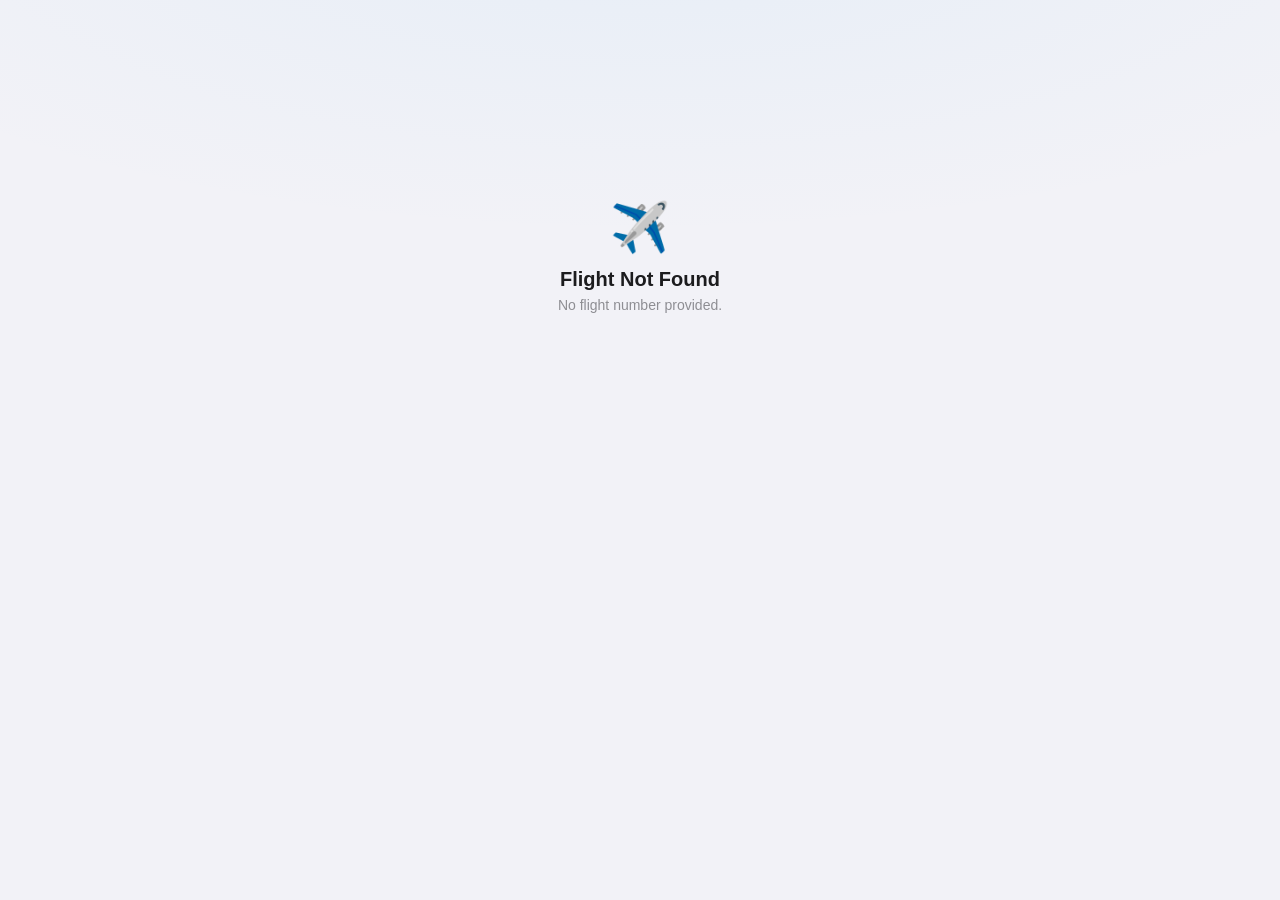
<file: webapp/index.html>
<!DOCTYPE html>
<html lang="en">
<head>
  <meta charset="UTF-8">
  <meta name="viewport" content="width=device-width, initial-scale=1.0, user-scalable=no">
  <title>Flight Tracker</title>
  <link rel="icon" type="image/svg+xml" href="favicon.svg">
  <link rel="stylesheet" href="style.css">
  <script src="https://telegram.org/js/telegram-web-app.js"></script>
</head>
<body>
  <div id="app">

    <!-- Loading state -->
    <div id="loader" class="screen active">
      <div class="loader-ring"></div>
      <p class="loader-text">Looking up your flight…</p>
    </div>

    <!-- Error state -->
    <div id="error-screen" class="screen" style="display:none">
      <div class="error-icon">✈️</div>
      <p class="error-title">Flight Not Found</p>
      <p class="error-sub" id="error-message">We couldn't locate that flight.</p>
    </div>

    <!-- Main flight view (populated by JS) -->
    <div id="flight-screen" class="screen" style="display:none">

      <div class="status-row">
        <span class="badge" id="status-badge">On Time</span>
        <span class="demo-tag" id="demo-tag">DEMO</span>
      </div>

      <div class="flight-header">
        <span class="flight-number" id="flight-number"></span>
        <span class="airline-name" id="airline-name"></span>
      </div>

      <!-- Legs are injected here by JS -->
      <div id="legs-container"></div>

      <p class="refresh-hint">Auto-refreshes every 60 s</p>

    </div>
  </div>

  <script src="app.js"></script>
</body>
</html>
</file>
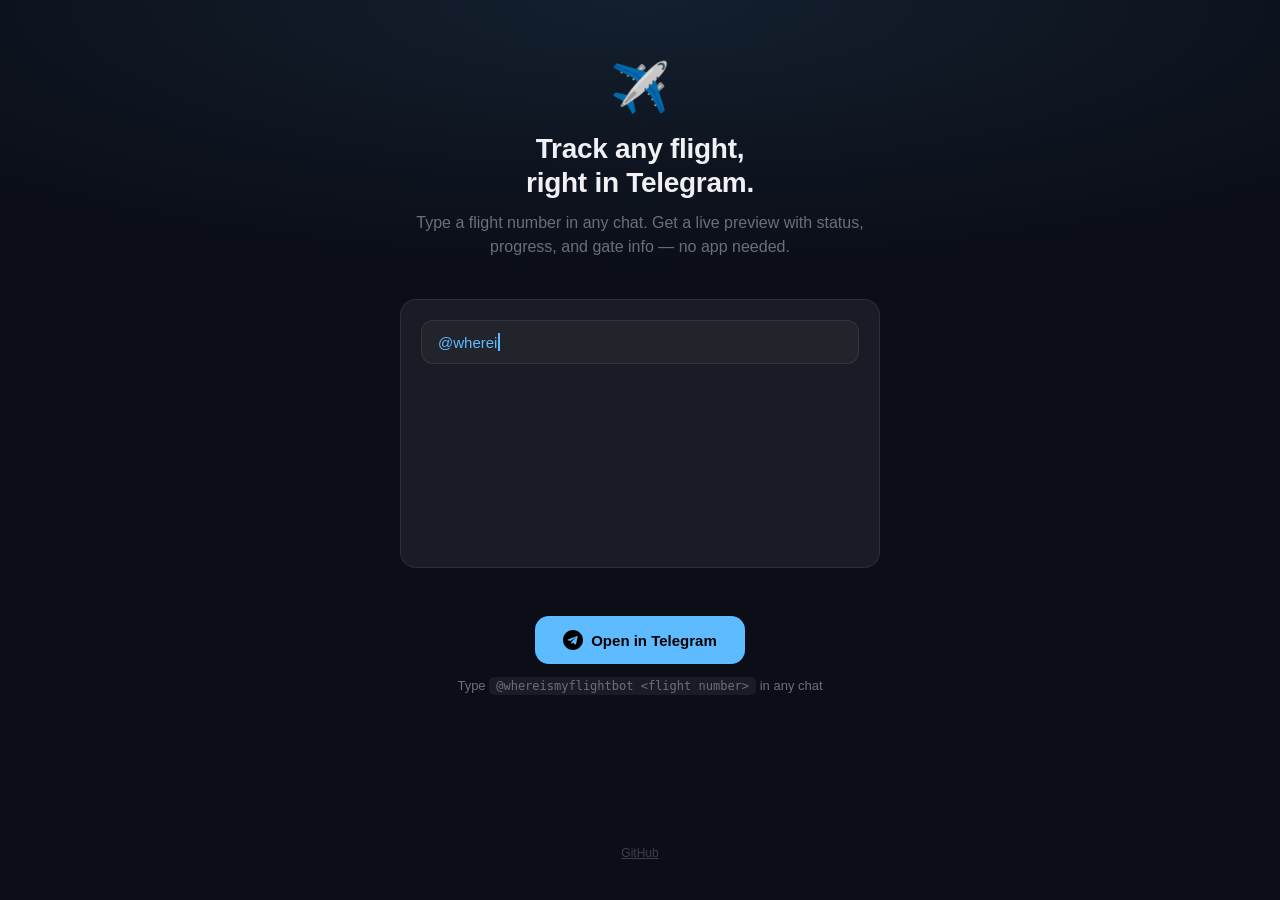
<file: webapp/landing.html>
<!DOCTYPE html>
<html lang="en">
<head>
  <meta charset="UTF-8">
  <meta name="viewport" content="width=device-width, initial-scale=1.0">
  <title> where is my flight</title>
  <link rel="icon" type="image/svg+xml" href="favicon.svg">

  <style>
    *, *::before, *::after { box-sizing: border-box; margin: 0; padding: 0; }

    :root {
      --bg: #0b0e17;
      --text: #f0f0f5;
      --dim: #6e6e7a;
      --accent: #5ebbff;
      --surface: rgba(255,255,255,.06);
      --border: rgba(255,255,255,.08);
    }

    html { height: 100%; }
    body {
      min-height: 100%;
      background: var(--bg);
      color: var(--text);
      font-family: -apple-system, BlinkMacSystemFont, "SF Pro Display", "Segoe UI", Roboto, sans-serif;
      -webkit-font-smoothing: antialiased;
      display: flex;
      flex-direction: column;
      align-items: center;
      padding: 60px 20px 40px;
      background: radial-gradient(ellipse 120% 50% at 50% 0%, rgba(94,187,255,.1) 0%, transparent 60%), var(--bg);
    }

    .hero {
      max-width: 480px;
      text-align: center;
    }

    .logo {
      font-size: 48px;
      margin-bottom: 16px;
    }

    h1 {
      font-size: 28px;
      font-weight: 700;
      letter-spacing: -.01em;
      line-height: 1.2;
      margin-bottom: 12px;
    }

    .subtitle {
      font-size: 16px;
      color: var(--dim);
      line-height: 1.5;
      margin-bottom: 40px;
    }

    .demo-gif {
      width: 100%;
      max-width: 360px;
      border-radius: 16px;
      margin-bottom: 24px;
    }

    /* ── Typing demo ──────────────────────────────────── */
    .demo-box {
      background: var(--surface);
      border: 1px solid var(--border);
      border-radius: 16px;
      padding: 20px;
      margin-bottom: 16px;
      text-align: left;
      overflow: hidden;
    }

    .input-bar {
      background: rgba(255,255,255,.04);
      border: 1px solid var(--border);
      border-radius: 12px;
      padding: 12px 16px;
      font-size: 15px;
      font-family: inherit;
      color: var(--text);
      margin-bottom: 16px;
      min-height: 44px;
      display: flex;
      align-items: center;
    }

    .input-bar .bot-name { color: var(--accent); }
    .input-bar .flight-text { color: var(--text); }
    .cursor-blink {
      display: inline-block;
      width: 2px;
      height: 18px;
      background: var(--accent);
      margin-left: 1px;
      vertical-align: text-bottom;
      animation: blink 1s step-end infinite;
    }
    @keyframes blink { 50% { opacity: 0; } }

    /* ── Preview card ─────────────────────────────────── */
    .preview {
      background: rgba(255,255,255,.03);
      border: 1px solid var(--border);
      border-radius: 14px;
      padding: 18px;
      opacity: 0;
      transform: translateY(10px) scale(.97);
      transition: all .4s cubic-bezier(.22,1,.36,1);
    }
    .preview.visible {
      opacity: 1;
      transform: translateY(0) scale(1);
    }

    .preview-header {
      display: flex;
      justify-content: space-between;
      align-items: center;
      margin-bottom: 14px;
    }
    .preview-flight {
      font-size: 15px;
      font-weight: 600;
    }
    .preview-badge {
      font-size: 11px;
      font-weight: 600;
      padding: 3px 9px;
      border-radius: 12px;
      background: rgba(94,187,255,.15);
      color: var(--accent);
      animation: pulse 2s ease-in-out infinite;
    }
    @keyframes pulse { 50% { opacity: .55; } }

    .preview-route {
      display: flex;
      justify-content: space-between;
      align-items: flex-end;
      margin-bottom: 12px;
    }
    .preview-iata { font-size: 26px; font-weight: 700; line-height: 1; }
    .preview-city { font-size: 11px; color: var(--dim); margin-top: 2px; }
    .preview-right { text-align: right; }

    .preview-track {
      position: relative;
      height: 20px;
      margin-bottom: 10px;
    }
    .preview-track-line {
      position: absolute;
      top: 50%; left: 0; right: 0;
      height: 2px;
      background: rgba(255,255,255,.08);
      transform: translateY(-50%);
      border-radius: 1px;
    }
    .preview-track-fill {
      position: absolute;
      top: 50%; left: 0;
      width: 0%;
      height: 2px;
      background: linear-gradient(90deg, var(--accent), #a78bfa);
      transform: translateY(-50%);
      border-radius: 1px;
      transition: width 1s cubic-bezier(.22,1,.36,1);
    }
    .preview-plane {
      position: absolute;
      top: 50%;
      left: 0%;
      transform: translate(-50%, -50%);
      font-size: 14px;
      transition: left 1s cubic-bezier(.22,1,.36,1);
      filter: drop-shadow(0 0 4px rgba(94,187,255,.5));
    }

    .preview-times {
      display: flex;
      justify-content: space-between;
      font-size: 13px;
      color: var(--dim);
    }
    .preview-times span:first-child,
    .preview-times span:last-child { color: var(--text); font-weight: 600; }

    /* ── CTA ──────────────────────────────────────────── */
    .cta {
      display: inline-flex;
      align-items: center;
      gap: 8px;
      padding: 14px 28px;
      border-radius: 14px;
      background: var(--accent);
      color: #000;
      font-size: 15px;
      font-weight: 600;
      text-decoration: none;
      margin-top: 32px;
      transition: transform .15s, opacity .15s;
    }
    .cta:hover { transform: scale(1.03); }
    .cta:active { transform: scale(.98); opacity: .9; }
    .cta svg { width: 20px; height: 20px; }

    .hint {
      margin-top: 14px;
      font-size: 13px;
      color: var(--dim);
    }
    .hint code {
      background: var(--surface);
      padding: 2px 7px;
      border-radius: 5px;
      font-family: "SF Mono", Monaco, monospace;
      font-size: 12px;
    }

    footer {
      margin-top: auto;
      padding-top: 48px;
      font-size: 12px;
      color: var(--dim);
      opacity: .5;
    }
    footer a { color: var(--dim); }
  </style>
</head>
<body>

  <div class="hero">
    <div class="logo">✈️</div>
    <h1>Track any flight,<br>right in Telegram.</h1>
    <p class="subtitle">Type a flight number in any chat. Get a live preview with status, progress, and gate info — no app needed.</p>

    <div class="demo-box">
      <div class="input-bar">
        <span class="bot-name" id="typed-bot"></span><span class="flight-text" id="typed-flight"></span><span class="cursor-blink"></span>
      </div>
      <div class="preview" id="preview">
        <div class="preview-header">
          <span class="preview-flight">✈️ WN 1933 — Southwest</span>
          <span class="preview-badge">In Air</span>
        </div>
        <div class="preview-route">
          <div>
            <div class="preview-iata">SFO</div>
            <div class="preview-city">San Francisco</div>
          </div>
          <div class="preview-right">
            <div class="preview-iata">DAL</div>
            <div class="preview-city">Dallas Love Field</div>
          </div>
        </div>
        <div class="preview-track">
          <div class="preview-track-line"></div>
          <div class="preview-track-fill" id="demo-fill"></div>
          <div class="preview-plane" id="demo-plane">✈️</div>
        </div>
        <div class="preview-times">
          <span>13:20</span>
          <span>3h 35m</span>
          <span>18:55</span>
        </div>
      </div>
    </div>

    <a class="cta" href="https://t.me/whereismyflightbot">
      <svg viewBox="0 0 24 24" fill="currentColor"><path d="M12 0C5.37 0 0 5.37 0 12s5.37 12 12 12 12-5.37 12-12S18.63 0 12 0zm5.53 8.17l-1.84 8.66c-.14.62-.5.77-1.01.48l-2.8-2.06-1.35 1.3c-.15.15-.28.28-.57.28l.2-2.85 5.18-4.68c.23-.2-.05-.31-.35-.12l-6.4 4.03-2.76-.86c-.6-.19-.61-.6.13-.89l10.79-4.16c.5-.18.93.12.78.87z"/></svg>
      Open in Telegram
    </a>
    <p class="hint">Type <code>@whereismyflightbot &lt;flight number&gt;</code> in any chat</p>
  </div>

  <footer>
    <a href="https://github.com/kshpdr/whereismyflight">GitHub</a>
  </footer>

  <script>
    const botText = "@whereismyflightbot";
    const flightText = "WN1933";
    const botEl = document.getElementById("typed-bot");
    const flightEl = document.getElementById("typed-flight");
    const preview = document.getElementById("preview");
    const fill = document.getElementById("demo-fill");
    const plane = document.getElementById("demo-plane");

    let i = 0;
    const full = botText + "\u00a0" + flightText;

    function typeNext() {
      if (i < full.length) {
        const ch = full[i];
        if (i < botText.length) {
          botEl.textContent += ch;
        } else {
          flightEl.textContent += ch;
        }
        i++;
        setTimeout(typeNext, 60 + Math.random() * 40);
      } else {
        setTimeout(showPreview, 400);
      }
    }

    function showPreview() {
      preview.classList.add("visible");
      setTimeout(() => {
        fill.style.width = "38%";
        plane.style.left = "38%";
      }, 300);
    }
    setTimeout(typeNext, 800);
  </script>
</body>
</html>
</file>
<file: webapp/style.css>
/* ── Reset & base ────────────────────────────────────────────────── */
*, *::before, *::after { box-sizing: border-box; margin: 0; padding: 0; }

:root {
  --bg:        #0b0e17;
  --surface:   rgba(255, 255, 255, 0.06);
  --border:    rgba(255, 255, 255, 0.08);
  --text:      #f0f0f5;
  --text-dim:  #8e8e9a;
  --accent:    #5ebbff;
  --green:     #34d399;
  --orange:    #fb923c;
  --red:       #f87171;
  --radius:    16px;
  --radius-sm: 10px;
  font-family: -apple-system, BlinkMacSystemFont, "SF Pro Display", "Segoe UI", Roboto, sans-serif;
}

html, body {
  height: 100%;
  background: var(--bg);
  color: var(--text);
  -webkit-font-smoothing: antialiased;
  overflow-x: hidden;
}

body {
  background:
    radial-gradient(ellipse 120% 60% at 50% -10%, rgba(94, 187, 255, .12) 0%, transparent 60%),
    var(--bg);
}

#app {
  max-width: 420px;
  margin: 0 auto;
  padding: 20px 16px 40px;
  min-height: 100%;
}

/* ── Screens ─────────────────────────────────────────────────────── */
.screen { display: none; }
.screen.active { display: block; animation: fadeUp .35s ease-out both; }

@keyframes fadeUp {
  from { opacity: 0; transform: translateY(14px); }
  to   { opacity: 1; transform: translateY(0); }
}

/* ── Loader ──────────────────────────────────────────────────────── */
#loader {
  display: flex;
  flex-direction: column;
  align-items: center;
  justify-content: center;
  min-height: 60vh;
}

.loader-ring {
  width: 44px; height: 44px;
  border: 3px solid var(--surface);
  border-top-color: var(--accent);
  border-radius: 50%;
  animation: spin .8s linear infinite;
}
@keyframes spin { to { transform: rotate(360deg); } }

.loader-text {
  margin-top: 18px;
  color: var(--text-dim);
  font-size: 15px;
}

/* ── Error ────────────────────────────────────────────────────────── */
#error-screen {
  text-align: center;
  padding-top: 20vh;
}
.error-icon  { font-size: 48px; margin-bottom: 12px; }
.error-title { font-size: 20px; font-weight: 600; margin-bottom: 6px; }
.error-sub   { color: var(--text-dim); font-size: 14px; }

/* ── Status badge ─────────────────────────────────────────────────── */
.status-row {
  display: flex;
  align-items: center;
  gap: 8px;
  margin-bottom: 6px;
}

.badge {
  display: inline-flex;
  align-items: center;
  padding: 5px 12px;
  border-radius: 20px;
  font-size: 13px;
  font-weight: 600;
  letter-spacing: .02em;
  background: rgba(52, 211, 153, .15);
  color: var(--green);
}
.badge.delayed  { background: rgba(251, 146, 60, .15); color: var(--orange); }
.badge.cancelled { background: rgba(248, 113, 113, .15); color: var(--red); }
.badge.in-air {
  background: rgba(94, 187, 255, .15); color: var(--accent);
}
.badge.landed { background: rgba(52, 211, 153, .15); color: var(--green); }

.demo-tag {
  font-size: 10px;
  font-weight: 700;
  letter-spacing: .08em;
  color: var(--text-dim);
  background: var(--surface);
  padding: 3px 7px;
  border-radius: 6px;
  display: none;
}
.demo-tag.visible { display: inline-block; }

/* ── Flight header ────────────────────────────────────────────────── */
.flight-header {
  margin-bottom: 18px;
}
.flight-number {
  font-size: 28px;
  font-weight: 700;
  letter-spacing: .01em;
  display: block;
}
.airline-name {
  font-size: 14px;
  color: var(--text-dim);
  display: block;
  margin-top: 2px;
}

/* ── Glass card ───────────────────────────────────────────────────── */
.glass {
  background: var(--surface);
  border: 1px solid var(--border);
  border-radius: var(--radius);
  backdrop-filter: blur(20px);
  -webkit-backdrop-filter: blur(20px);
}

/* ── Route card ───────────────────────────────────────────────────── */
.route-card {
  padding: 22px 20px 18px;
  margin-bottom: 14px;
}

.route-endpoints {
  display: flex;
  justify-content: space-between;
  margin-bottom: 14px;
}
.endpoint .iata {
  font-size: 32px;
  font-weight: 700;
  display: block;
  line-height: 1.1;
}
.endpoint .city {
  font-size: 12px;
  color: var(--text-dim);
  display: block;
  margin-top: 2px;
  max-width: 130px;
}
.endpoint.arr { text-align: right; }

/* ── Progress track ───────────────────────────────────────────────── */
.progress-track {
  position: relative;
  height: 28px;
  margin: 4px 0 10px;
}

.track-line {
  position: absolute;
  top: 50%;
  left: 0; right: 0;
  height: 3px;
  background: rgba(255,255,255,.08);
  border-radius: 2px;
  transform: translateY(-50%);
}

.track-fill {
  position: absolute;
  top: 50%;
  left: 0;
  width: 0%;
  height: 3px;
  border-radius: 2px;
  transform: translateY(-50%);
  background: linear-gradient(90deg, var(--accent), #a78bfa);
  transition: width .8s cubic-bezier(.22,1,.36,1);
}

.plane-icon {
  position: absolute;
  top: 50%;
  left: 0%;
  transform: translate(-50%, -50%);
  font-size: 16px;
  filter: drop-shadow(0 0 4px rgba(94,187,255,.5));
  transition: left .8s cubic-bezier(.22,1,.36,1);
}

/* ── Time row ─────────────────────────────────────────────────────── */
.time-row {
  display: flex;
  justify-content: space-between;
  align-items: center;
  font-size: 14px;
}
.time-row .time {
  font-weight: 600;
  font-variant-numeric: tabular-nums;
}
.time-row .duration {
  font-size: 12px;
  color: var(--text-dim);
  background: rgba(255,255,255,.05);
  padding: 3px 10px;
  border-radius: 20px;
}

/* ── Remaining label ──────────────────────────────────────────────── */
.remaining-label {
  text-align: center;
  font-size: 12px;
  font-weight: 500;
  color: var(--accent);
  margin-top: 6px;
  opacity: .85;
}

/* ── Detail grid ──────────────────────────────────────────────────── */
.detail-grid {
  display: grid;
  grid-template-columns: 1fr 1fr;
  gap: 10px;
  margin-bottom: 20px;
}

.detail-card {
  padding: 16px;
}
.detail-label {
  font-size: 11px;
  font-weight: 600;
  text-transform: uppercase;
  letter-spacing: .06em;
  color: var(--text-dim);
  margin-bottom: 10px;
}

.detail-row {
  display: flex;
  justify-content: space-between;
  align-items: center;
  padding: 4px 0;
}
.detail-key {
  font-size: 13px;
  color: var(--text-dim);
}
.detail-val {
  font-size: 13px;
  font-weight: 600;
  font-variant-numeric: tabular-nums;
}
.delay-val {
  color: var(--orange);
}

/* ── Multi-leg ────────────────────────────────────────────────────── */
.route-summary {
  text-align: center;
  margin-bottom: 16px;
  font-size: 14px;
  color: var(--text-dim);
}
.route-path { font-weight: 600; color: var(--text); }
.route-arrow { color: var(--text-dim); font-weight: 400; }

.leg-wrapper {
  margin-bottom: 8px;
}
.leg-wrapper:last-child { margin-bottom: 0; }

.leg-label {
  display: flex;
  align-items: center;
  justify-content: space-between;
  margin-bottom: 8px;
  padding: 0 2px;
}
.leg-num {
  font-size: 12px;
  font-weight: 600;
  text-transform: uppercase;
  letter-spacing: .05em;
  color: var(--text-dim);
}
.leg-status {
  font-size: 11px;
  font-weight: 600;
  padding: 3px 9px;
  border-radius: 12px;
}
.status-air       { background: rgba(94,187,255,.15); color: var(--accent); }
.status-landed    { background: rgba(52,211,153,.15); color: var(--green); }
.status-cancelled { background: rgba(248,113,113,.15); color: var(--red); }
.status-scheduled { background: var(--surface); color: var(--text-dim); }

/* ── Refresh hint ─────────────────────────────────────────────────── */
.refresh-hint {
  text-align: center;
  font-size: 12px;
  color: var(--text-dim);
  opacity: .6;
}

/* ── Timezone labels ──────────────────────────────────────────────── */
.tz-label {
  font-size: 10px;
  font-weight: 400;
  color: var(--text-dim);
  opacity: .7;
}

/* ── Date navigation ─────────────────────────────────────────────── */
.date-nav {
  display: flex;
  gap: 6px;
  justify-content: center;
  margin-bottom: 16px;
  flex-wrap: wrap;
}
.date-btn {
  background: var(--surface);
  border: 1px solid var(--border);
  color: var(--text-dim);
  font-size: 12px;
  font-weight: 500;
  padding: 5px 12px;
  border-radius: 14px;
  cursor: pointer;
  transition: all .2s;
  font-family: inherit;
}
.date-btn.active {
  background: var(--accent);
  color: #fff;
  border-color: var(--accent);
}
.date-btn:not(.active):hover {
  background: var(--border);
}

/* ── Utility ──────────────────────────────────────────────────────── */
@media (prefers-color-scheme: light) {
  :root {
    --bg:      #f2f2f7;
    --surface: rgba(0, 0, 0, .04);
    --border:  rgba(0, 0, 0, .06);
    --text:    #1c1c1e;
    --text-dim:#8e8e93;
  }
  body {
    background:
      radial-gradient(ellipse 120% 60% at 50% -10%, rgba(94, 187, 255, .08) 0%, transparent 60%),
      var(--bg);
  }
  .track-fill { background: linear-gradient(90deg, #007aff, #af52de); }
}

/* Pulse animation for in-air status */
@keyframes pulse {
  0%, 100% { opacity: 1; }
  50%      { opacity: .55; }
}
.badge.in-air { animation: pulse 2s ease-in-out infinite; }
</file>
